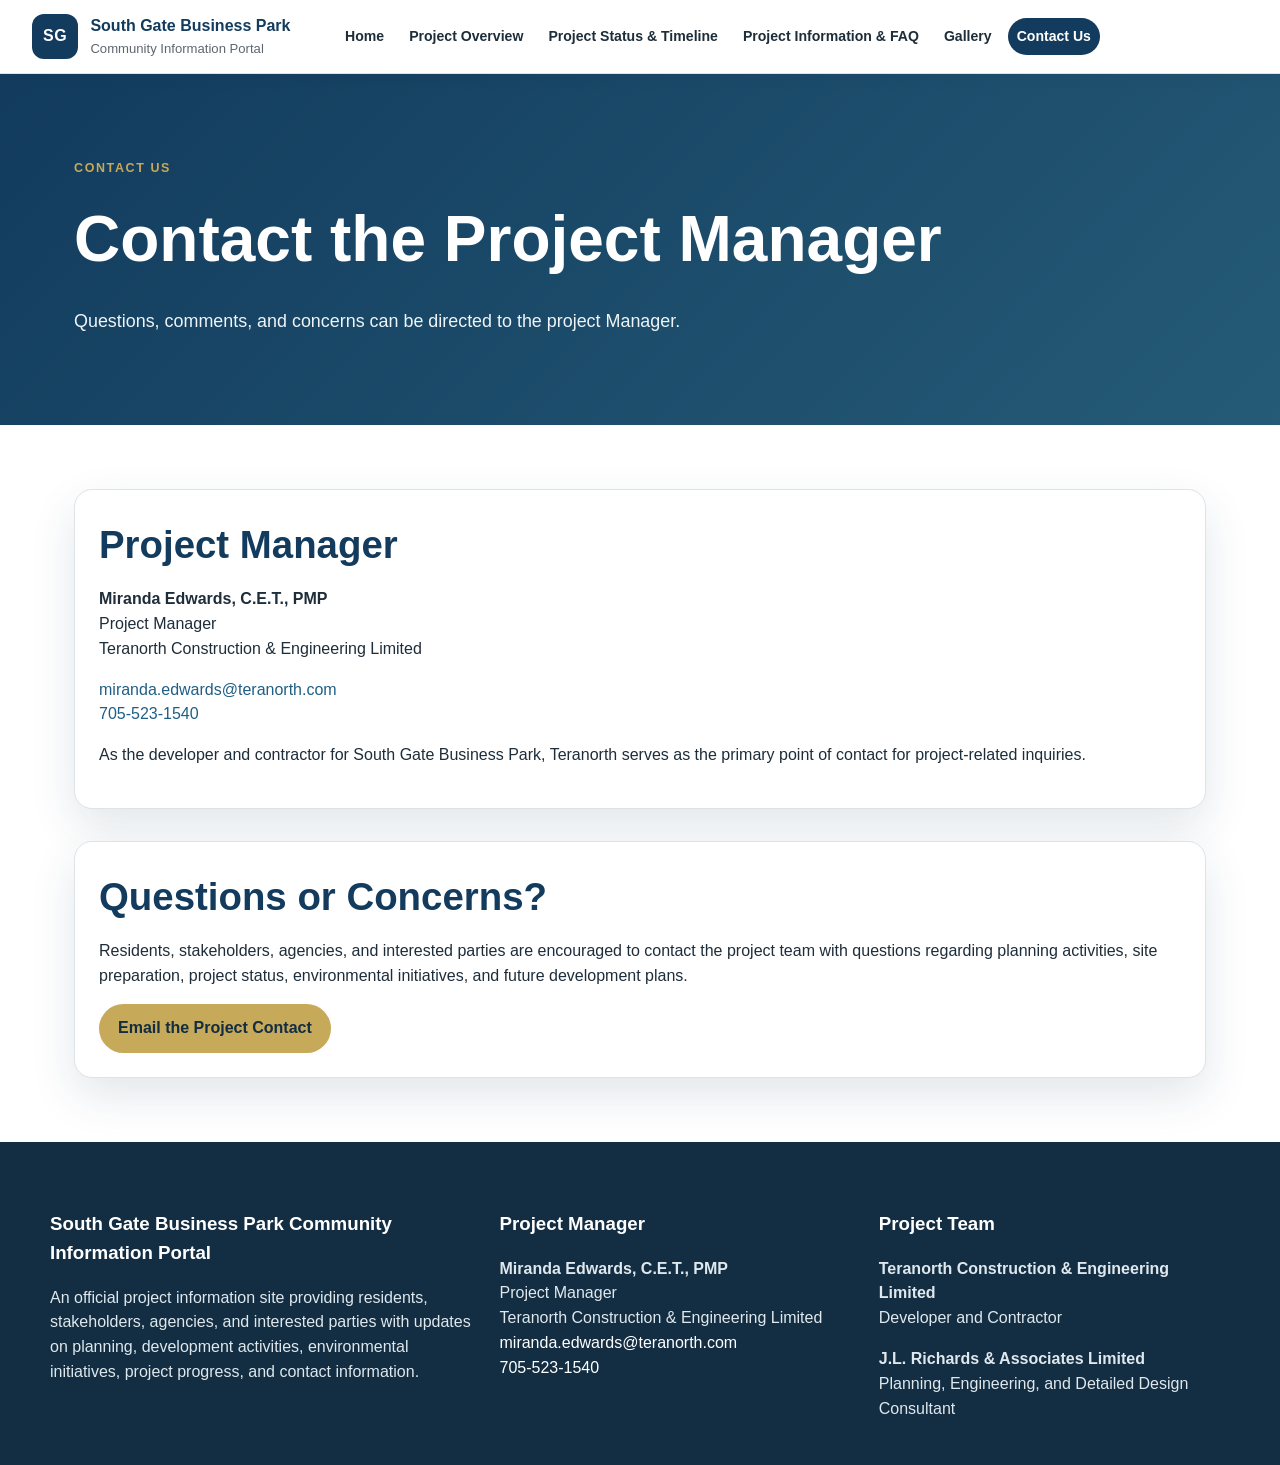
<file: contact.html>
<!doctype html>
<html lang="en-CA">
<head>
  <meta charset="utf-8">
  <meta name="viewport" content="width=device-width, initial-scale=1">
  <title>Contact Us | South Gate Business Park</title>
  <meta name="description" content="South Gate Business Park Community Information Portal">
  <link rel="stylesheet" href="styles.css">
</head>
<body>
<header class="topbar">
  <a class="brand" href="index.html" aria-label="South Gate Business Park Home">
    <span class="brand-mark">SG</span>
    <span><span class="brand-name">South Gate Business Park</span><span class="brand-tag">Community Information Portal</span></span>
  </a>
  <button class="menu-button" aria-label="Open navigation" aria-expanded="false">Menu</button>
  <nav class="site-nav" aria-label="Main navigation">
    <a href="index.html">Home</a>
    <a href="project-overview.html">Project Overview</a>
    <a href="timeline.html">Project Status &amp; Timeline</a>
    <a href="project-information-faq.html">Project Information &amp; FAQ</a>
    <a href="gallery.html">Gallery</a>
    <a href="contact.html">Contact Us</a>
  </nav>
</header>
<main>
<section class="page-hero"><div class="container"><p class="eyebrow">Contact Us</p><h1>Contact the Project Manager</h1><p>Questions, comments, and concerns can be directed to the project Manager.</p></div></section><section class="section"><div class="container contact-grid"><div class="card wide"><h2>Project Manager</h2><p><strong>Miranda Edwards, C.E.T., PMP</strong><br>Project Manager<br>Teranorth Construction &amp; Engineering Limited</p><p><a href="mailto:miranda.edwards@teranorth.com">miranda.edwards@teranorth.com</a><br><a href="tel:17055231540">705-523-1540</a></p><p>As the developer and contractor for South Gate Business Park, Teranorth serves as the primary point of contact for project-related inquiries.</p></div><div class="card wide"><h2>Questions or Concerns?</h2><p>Residents, stakeholders, agencies, and interested parties are encouraged to contact the project team with questions regarding planning activities, site preparation, project status, environmental initiatives, and future development plans.</p><a class="button primary" href="mailto:miranda.edwards@teranorth.com?subject=South%20Gate%20Business%20Park%20Inquiry&body=Name:%0D%0AAddress:%0D%0APhone:%0D%0AEmail:%0D%0AQuestion%20or%20Concern:%0D%0A">Email the Project Contact</a></div></div></section>
</main>
<footer class="footer">
  <div class="footer-grid">
    <div>
      <h3>South Gate Business Park Community Information Portal</h3>
      <p>An official project information site providing residents, stakeholders, agencies, and interested parties with updates on planning, development activities, environmental initiatives, project progress, and contact information.</p>
    </div>
    <div>
      <h3>Project Manager</h3>
      <p><strong>Miranda Edwards, C.E.T., PMP</strong><br>Project Manager<br>Teranorth Construction &amp; Engineering Limited<br><a href="mailto:miranda.edwards@teranorth.com">miranda.edwards@teranorth.com</a><br><a href="tel:17055231540">705-523-1540</a></p>
    </div>
    <div>
      <h3>Project Team</h3>
      <p><strong>Teranorth Construction &amp; Engineering Limited</strong><br>Developer and Contractor</p>
      <p><strong>J.L. Richards &amp; Associates Limited</strong><br>Planning, Engineering, and Detailed Design Consultant</p>
    </div>
  </div>
</footer>
<script src="main.js"></script>
</body>
</html>
</file>
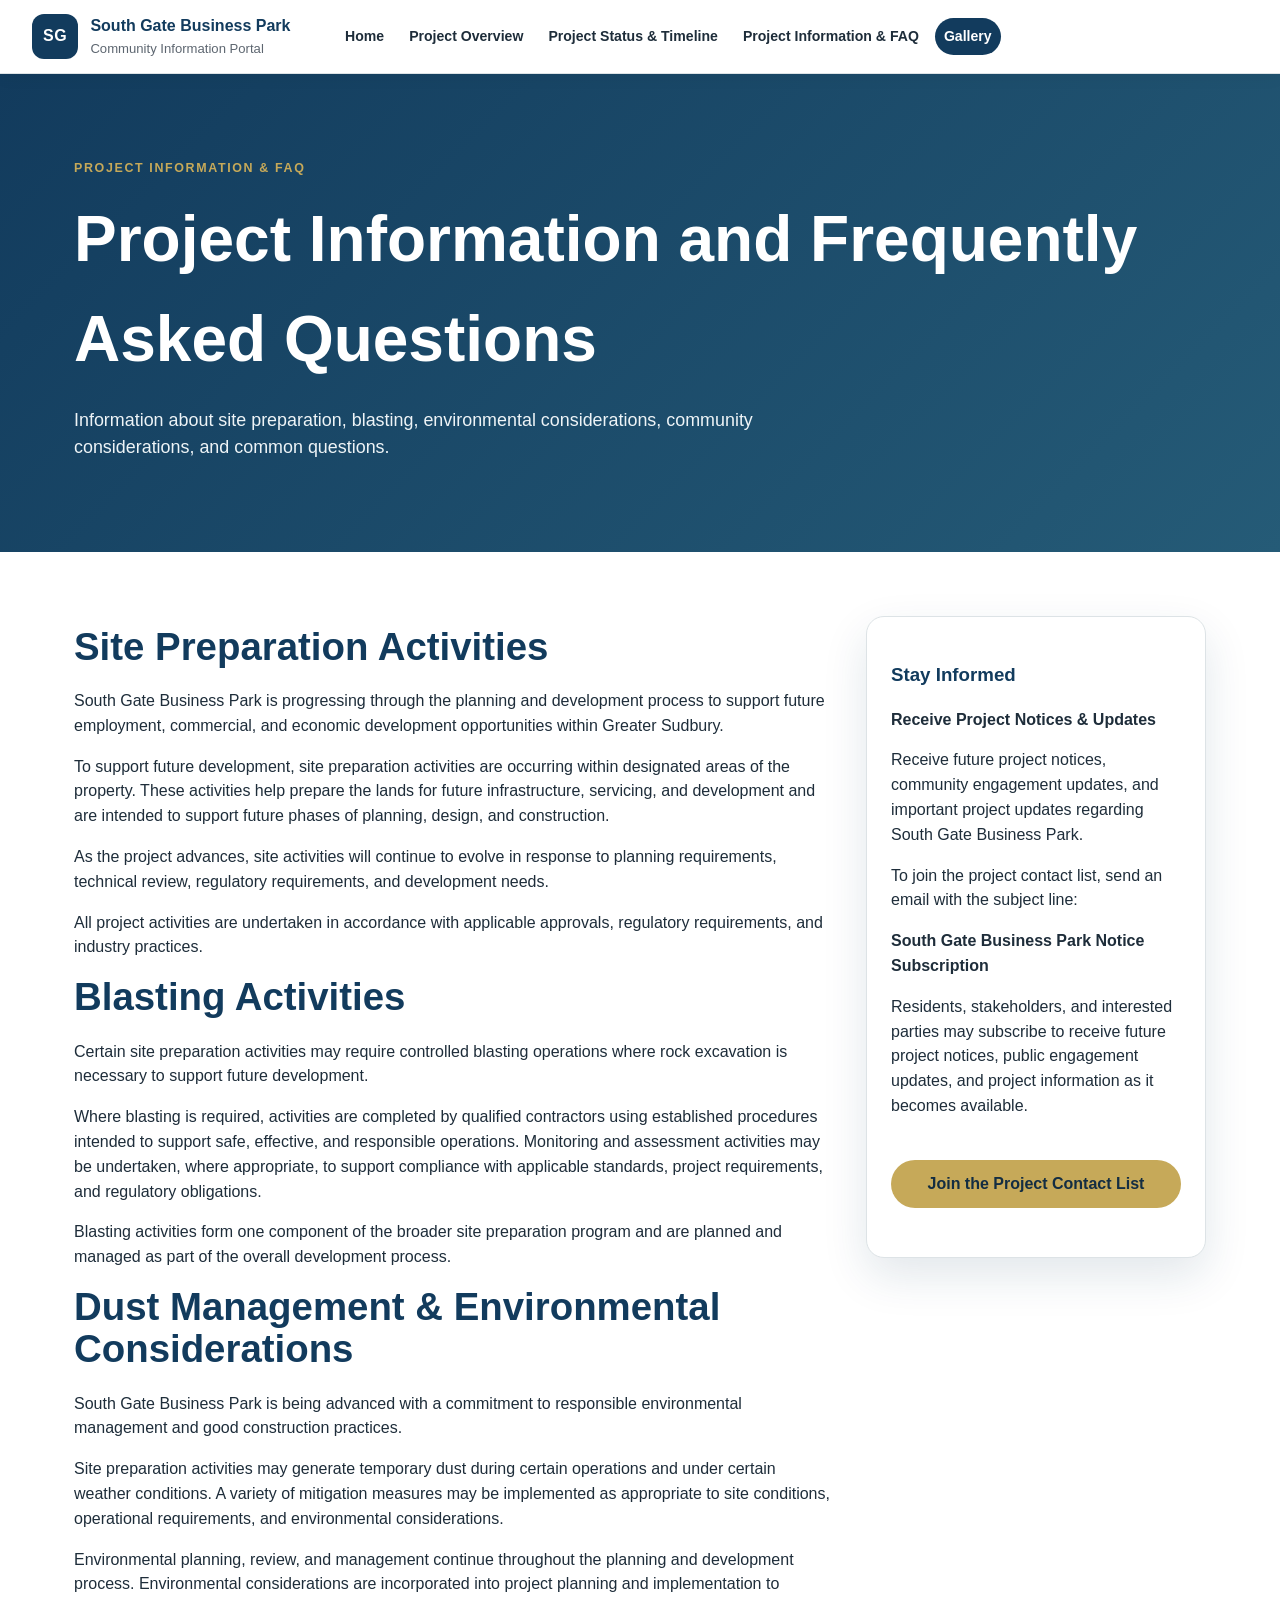
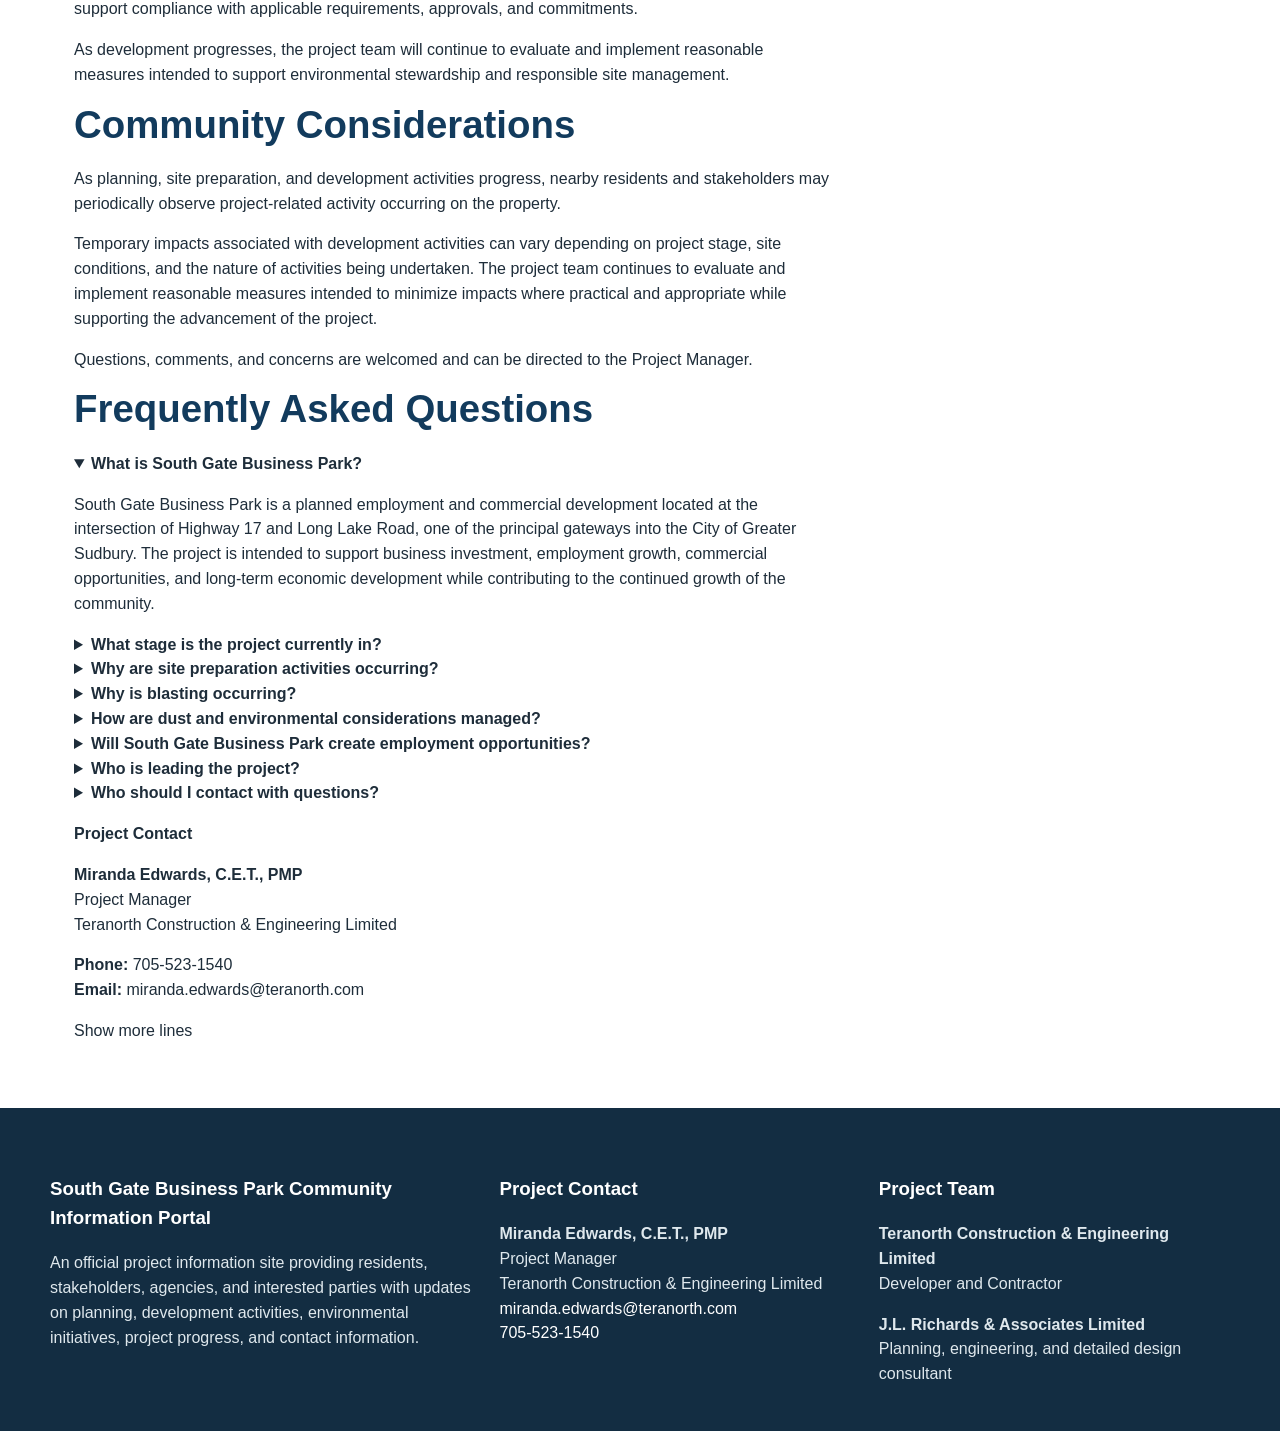
<file: project-information-faq.html>
<!doctype html>
<html lang="en-CA">
<head>
  <meta charset="utf-8">
  <meta name="viewport" content="width=device-width, initial-scale=1">
  <title>Project Information & FAQ | South Gate Business Park</title>
  <meta name="description" content="South Gate Business Park Community Information Portal">
  <link rel="stylesheet" href="styles.css">
</head>
<body>
<header class="topbar">
  <a class="brand" href="index.html" aria-label="South Gate Business Park Home">
    <span class="brand-mark">SG</span>
    <span><span class="brand-name">South Gate Business Park</span><span class="brand-tag">Community Information Portal</span></span>
  </a>
  <button class="menu-button" aria-label="Open navigation" aria-expanded="false">Menu</button>
  <nav class="site-nav" aria-label="Main navigation">
    <a href="index.html">Home</a>
    <a href="project-overview.html">Project Overview</a>
    <a href="timeline.html">Project Status &amp; Timeline</a>
    <a href="project-information-faq.html">Project Information &amp; FAQ</a>
    <a href="gallery.html">Gallery</a>
  </nav>
</header>
<main>
<section class="page-hero"><div class="container"><p class="eyebrow">Project Information & FAQ</p><h1>Project Information and Frequently Asked Questions</h1><p>Information about site preparation, blasting, environmental considerations, community considerations, and common questions.</p></div></section><section class="section"><div class="container content-grid"><article><h2>Site Preparation Activities</h2><p>South Gate Business Park is progressing through the planning and development process to support future employment, commercial, and economic development opportunities within Greater Sudbury.</p><p>To support future development, site preparation activities are occurring within designated areas of the property. These activities help prepare the lands for future infrastructure, servicing, and development and are intended to support future phases of planning, design, and construction.</p><p>As the project advances, site activities will continue to evolve in response to planning requirements, technical review, regulatory requirements, and development needs.</p><p>All project activities are undertaken in accordance with applicable approvals, regulatory requirements, and industry practices.</p><h2>Blasting Activities</h2><p>Certain site preparation activities may require controlled blasting operations where rock excavation is necessary to support future development.</p><p>Where blasting is required, activities are completed by qualified contractors using established procedures intended to support safe, effective, and responsible operations. Monitoring and assessment activities may be undertaken, where appropriate, to support compliance with applicable standards, project requirements, and regulatory obligations.</p><p>Blasting activities form one component of the broader site preparation program and are planned and managed as part of the overall development process.</p><h2>Dust Management &amp; Environmental Considerations</h2><p>South Gate Business Park is being advanced with a commitment to responsible environmental management and good construction practices.</p><p>Site preparation activities may generate temporary dust during certain operations and under certain weather conditions. A variety of mitigation measures may be implemented as appropriate to site conditions, operational requirements, and environmental considerations.</p><p>Environmental planning, review, and management continue throughout the planning and development process. Environmental considerations are incorporated into project planning and implementation to support compliance with applicable requirements, approvals, and commitments.</p><p>As development progresses, the project team will continue to evaluate and implement reasonable measures intended to support environmental stewardship and responsible site management.</p><h2>Community Considerations</h2><p>As planning, site preparation, and development activities progress, nearby residents and stakeholders may periodically observe project-related activity occurring on the property.</p><p>Temporary impacts associated with development activities can vary depending on project stage, site conditions, and the nature of activities being undertaken. The project team continues to evaluate and implement reasonable measures intended to minimize impacts where practical and appropriate while supporting the advancement of the project.</p><p>Questions, comments, and concerns are welcomed and can be directed to the Project Manager.</p><h2>Frequently Asked Questions</h2><details open><summary><strong>What is South Gate Business Park?</strong></summary><p>South Gate Business Park is a planned employment and commercial development located at the intersection of Highway 17 and Long Lake Road, one of the principal gateways into the City of Greater Sudbury. The project is intended to support business investment, employment growth, commercial opportunities, and long-term economic development while contributing to the continued growth of the community.</p></details><details><summary><strong>What stage is the project currently in?</strong></summary><p>South Gate Business Park is currently advancing through planning review, technical review, and site preparation activities that support future development. Please refer to the Project Status &amp; Timeline page for current milestones.</p></details><details><summary><strong>Why are site preparation activities occurring?</strong></summary><p>Site preparation activities support future planning, infrastructure, servicing, and development requirements. These activities represent an important step in preparing the lands for future development and investment opportunities.</p></details><details><summary><strong>Why is blasting occurring?</strong></summary><p>Blasting may be required where rock excavation is necessary to support future development activities. Where blasting is undertaken, it is completed using established procedures and practices intended to support safe and responsible operations.</p></details><details><summary><strong>How are dust and environmental considerations managed?</strong></summary><p>Environmental considerations are incorporated throughout the planning, review, design, and development process. Dust management, environmental review, and site management activities are undertaken as appropriate to support compliance with applicable approvals, requirements, and project commitments.</p></details><details><summary><strong>Will South Gate Business Park create employment opportunities?</strong></summary><p>The long-term vision for South Gate Business Park is to create a high-quality employment and commercial destination that supports business investment, employment growth, and economic development within Greater Sudbury.</p></details><details><summary><strong>Who is leading the project?</strong></summary><p>South Gate Business Park is being advanced by Teranorth Construction &amp; Engineering Limited, serving as both the developer and contractor for the project. J.L. Richards &amp; Associates Limited is providing planning, engineering, and detailed design consulting services in support of the project.</p></details><details><summary><strong>Who should I contact with questions?</strong><p><strong>Project Contact</strong></p>
<p>
<strong>Miranda Edwards, C.E.T., PMP</strong><br>
Project Manager<br>
Teranorth Construction &amp; Engineering Limited
</p>
<p>
<strong>Phone:</strong> 705-523-1540<br>
<strong>Email:</strong> miranda.edwards@teranorth.com
</p>
Show more lines</details></article><aside class="sidebar card">
<h3>Stay Informed</h3>
<p><strong>Receive Project Notices & Updates</strong></p>
  
<p>
Receive future project notices, community engagement updates, and important project updates regarding South Gate Business Park.
</p>
  
<p>
To join the project contact list, send an email with the subject line:
</p>
  
<p>
<strong>South Gate Business Park Notice Subscription</strong>
</p>

<p>
Residents, stakeholders, and interested parties may subscribe to receive future project notices, public engagement updates, and project information as it becomes available.
</p>
 
<a class="button primary full"
href="mailto:miranda.edwards@teranorth.com?subject=South%20Gate%20Business% Notice Subscription">
Join the Project Contact List
</a>
 
</aside>
</main>
<footer class="footer">
  <div class="footer-grid">
    <div>
      <h3>South Gate Business Park Community Information Portal</h3>
      <p>An official project information site providing residents, stakeholders, agencies, and interested parties with updates on planning, development activities, environmental initiatives, project progress, and contact information.</p>
    </div>
    <div>
      <h3>Project Contact</h3>
      <p><strong>Miranda Edwards, C.E.T., PMP</strong><br>Project Manager<br>Teranorth Construction &amp; Engineering Limited<br><a href="mailto:miranda.edwards@teranorth.com">miranda.edwards@teranorth.com</a><br><a href="tel:17055231540">705-523-1540</a></p>
    </div>
    <div>
      <h3>Project Team</h3>
      <p><strong>Teranorth Construction &amp; Engineering Limited</strong><br>Developer and Contractor</p>
      <p><strong>J.L. Richards &amp; Associates Limited</strong><br>Planning, engineering, and detailed design consultant</p>
    </div>
  </div>
</footer>
<script src="main.js"></script>
</body>
</html>
</file>
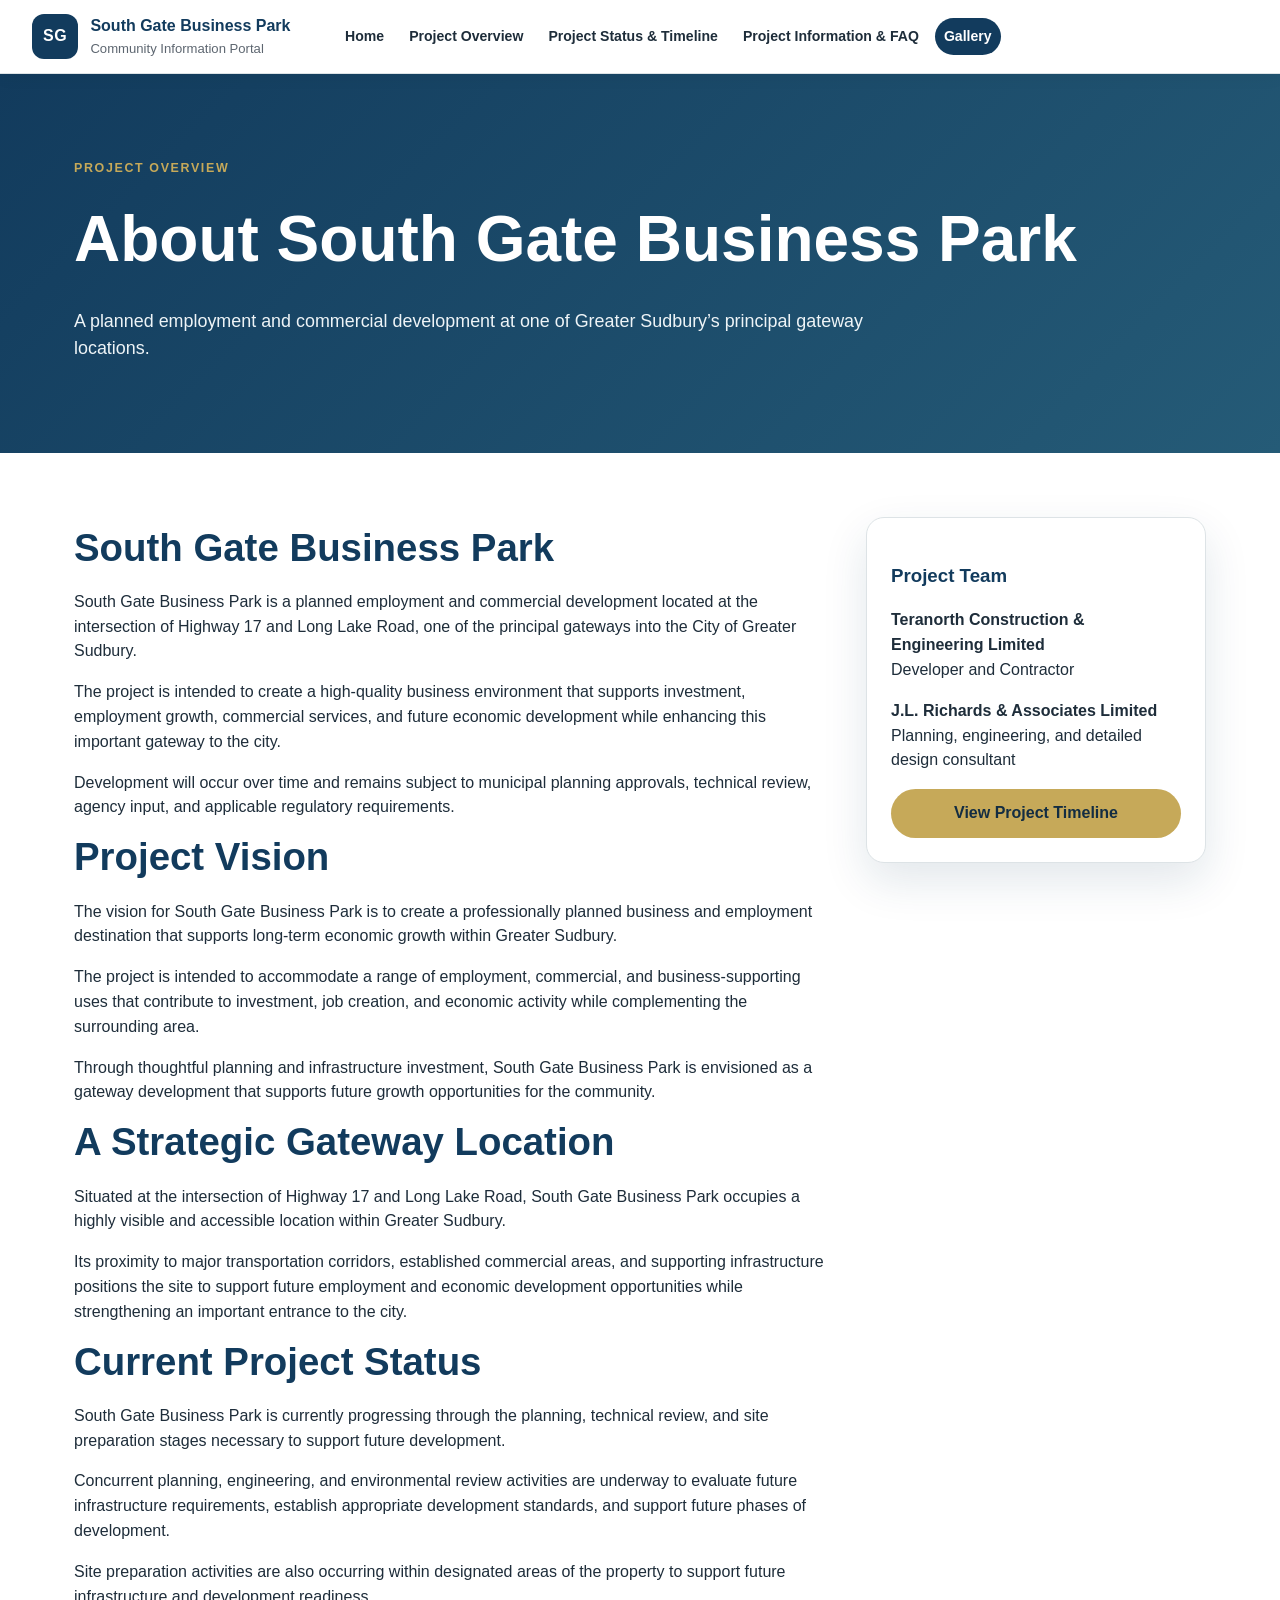
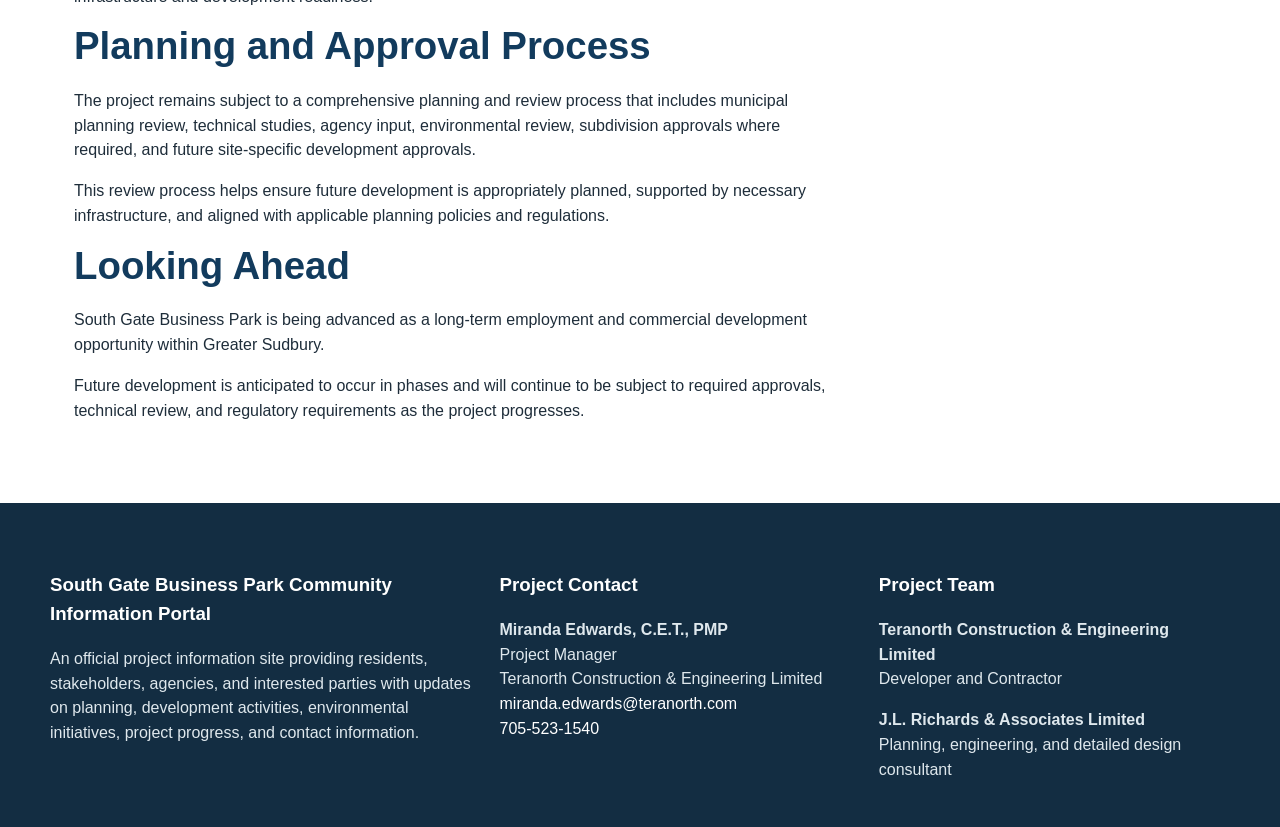
<file: project-overview.html>
<!doctype html>
<html lang="en-CA">
<head>
  <meta charset="utf-8">
  <meta name="viewport" content="width=device-width, initial-scale=1">
  <title>Project Overview | South Gate Business Park</title>
  <meta name="description" content="South Gate Business Park Community Information Portal">
  <link rel="stylesheet" href="styles.css">
</head>
<body>
<header class="topbar">
  <a class="brand" href="index.html" aria-label="South Gate Business Park Home">
    <span class="brand-mark">SG</span>
    <span><span class="brand-name">South Gate Business Park</span><span class="brand-tag">Community Information Portal</span></span>
  </a>
  <button class="menu-button" aria-label="Open navigation" aria-expanded="false">Menu</button>
  <nav class="site-nav" aria-label="Main navigation">
    <a href="index.html">Home</a>
    <a href="project-overview.html">Project Overview</a>
    <a href="timeline.html">Project Status &amp; Timeline</a>
    <a href="project-information-faq.html">Project Information &amp; FAQ</a>
    <a href="gallery.html">Gallery</a>
  </nav>
</header>
<main>
<section class="page-hero"><div class="container"><p class="eyebrow">Project Overview</p><h1>About South Gate Business Park</h1><p>A planned employment and commercial development at one of Greater Sudbury’s principal gateway locations.</p></div></section><section class="section"><div class="container content-grid"><article><h2>South Gate Business Park</h2><p>South Gate Business Park is a planned employment and commercial development located at the intersection of Highway 17 and Long Lake Road, one of the principal gateways into the City of Greater Sudbury.</p><p>The project is intended to create a high-quality business environment that supports investment, employment growth, commercial services, and future economic development while enhancing this important gateway to the city.</p><p>Development will occur over time and remains subject to municipal planning approvals, technical review, agency input, and applicable regulatory requirements.</p><h2>Project Vision</h2><p>The vision for South Gate Business Park is to create a professionally planned business and employment destination that supports long-term economic growth within Greater Sudbury.</p><p>The project is intended to accommodate a range of employment, commercial, and business-supporting uses that contribute to investment, job creation, and economic activity while complementing the surrounding area.</p><p>Through thoughtful planning and infrastructure investment, South Gate Business Park is envisioned as a gateway development that supports future growth opportunities for the community.</p><h2>A Strategic Gateway Location</h2><p>Situated at the intersection of Highway 17 and Long Lake Road, South Gate Business Park occupies a highly visible and accessible location within Greater Sudbury.</p><p>Its proximity to major transportation corridors, established commercial areas, and supporting infrastructure positions the site to support future employment and economic development opportunities while strengthening an important entrance to the city.</p><h2>Current Project Status</h2><p>South Gate Business Park is currently progressing through the planning, technical review, and site preparation stages necessary to support future development.</p><p>Concurrent planning, engineering, and environmental review activities are underway to evaluate future infrastructure requirements, establish appropriate development standards, and support future phases of development.</p><p>Site preparation activities are also occurring within designated areas of the property to support future infrastructure and development readiness.</p><h2>Planning and Approval Process</h2><p>The project remains subject to a comprehensive planning and review process that includes municipal planning review, technical studies, agency input, environmental review, subdivision approvals where required, and future site-specific development approvals.</p><p>This review process helps ensure future development is appropriately planned, supported by necessary infrastructure, and aligned with applicable planning policies and regulations.</p><h2>Looking Ahead</h2><p>South Gate Business Park is being advanced as a long-term employment and commercial development opportunity within Greater Sudbury.</p><p>Future development is anticipated to occur in phases and will continue to be subject to required approvals, technical review, and regulatory requirements as the project progresses.</p></article><aside class="sidebar card"><h3>Project Team</h3><p><strong>Teranorth Construction &amp; Engineering Limited</strong><br>Developer and Contractor</p><p><strong>J.L. Richards &amp; Associates Limited</strong><br>Planning, engineering, and detailed design consultant</p><a class="button primary full" href="timeline.html">View Project Timeline</a></aside></div></section>
</main>
<footer class="footer">
  <div class="footer-grid">
    <div>
      <h3>South Gate Business Park Community Information Portal</h3>
      <p>An official project information site providing residents, stakeholders, agencies, and interested parties with updates on planning, development activities, environmental initiatives, project progress, and contact information.</p>
    </div>
    <div>
      <h3>Project Contact</h3>
      <p><strong>Miranda Edwards, C.E.T., PMP</strong><br>Project Manager<br>Teranorth Construction &amp; Engineering Limited<br><a href="mailto:miranda.edwards@teranorth.com">miranda.edwards@teranorth.com</a><br><a href="tel:17055231540">705-523-1540</a></p>
    </div>
    <div>
      <h3>Project Team</h3>
      <p><strong>Teranorth Construction &amp; Engineering Limited</strong><br>Developer and Contractor</p>
      <p><strong>J.L. Richards &amp; Associates Limited</strong><br>Planning, engineering, and detailed design consultant</p>
    </div>
  </div>
</footer>
<script src="main.js"></script>
</body>
</html>
</file>
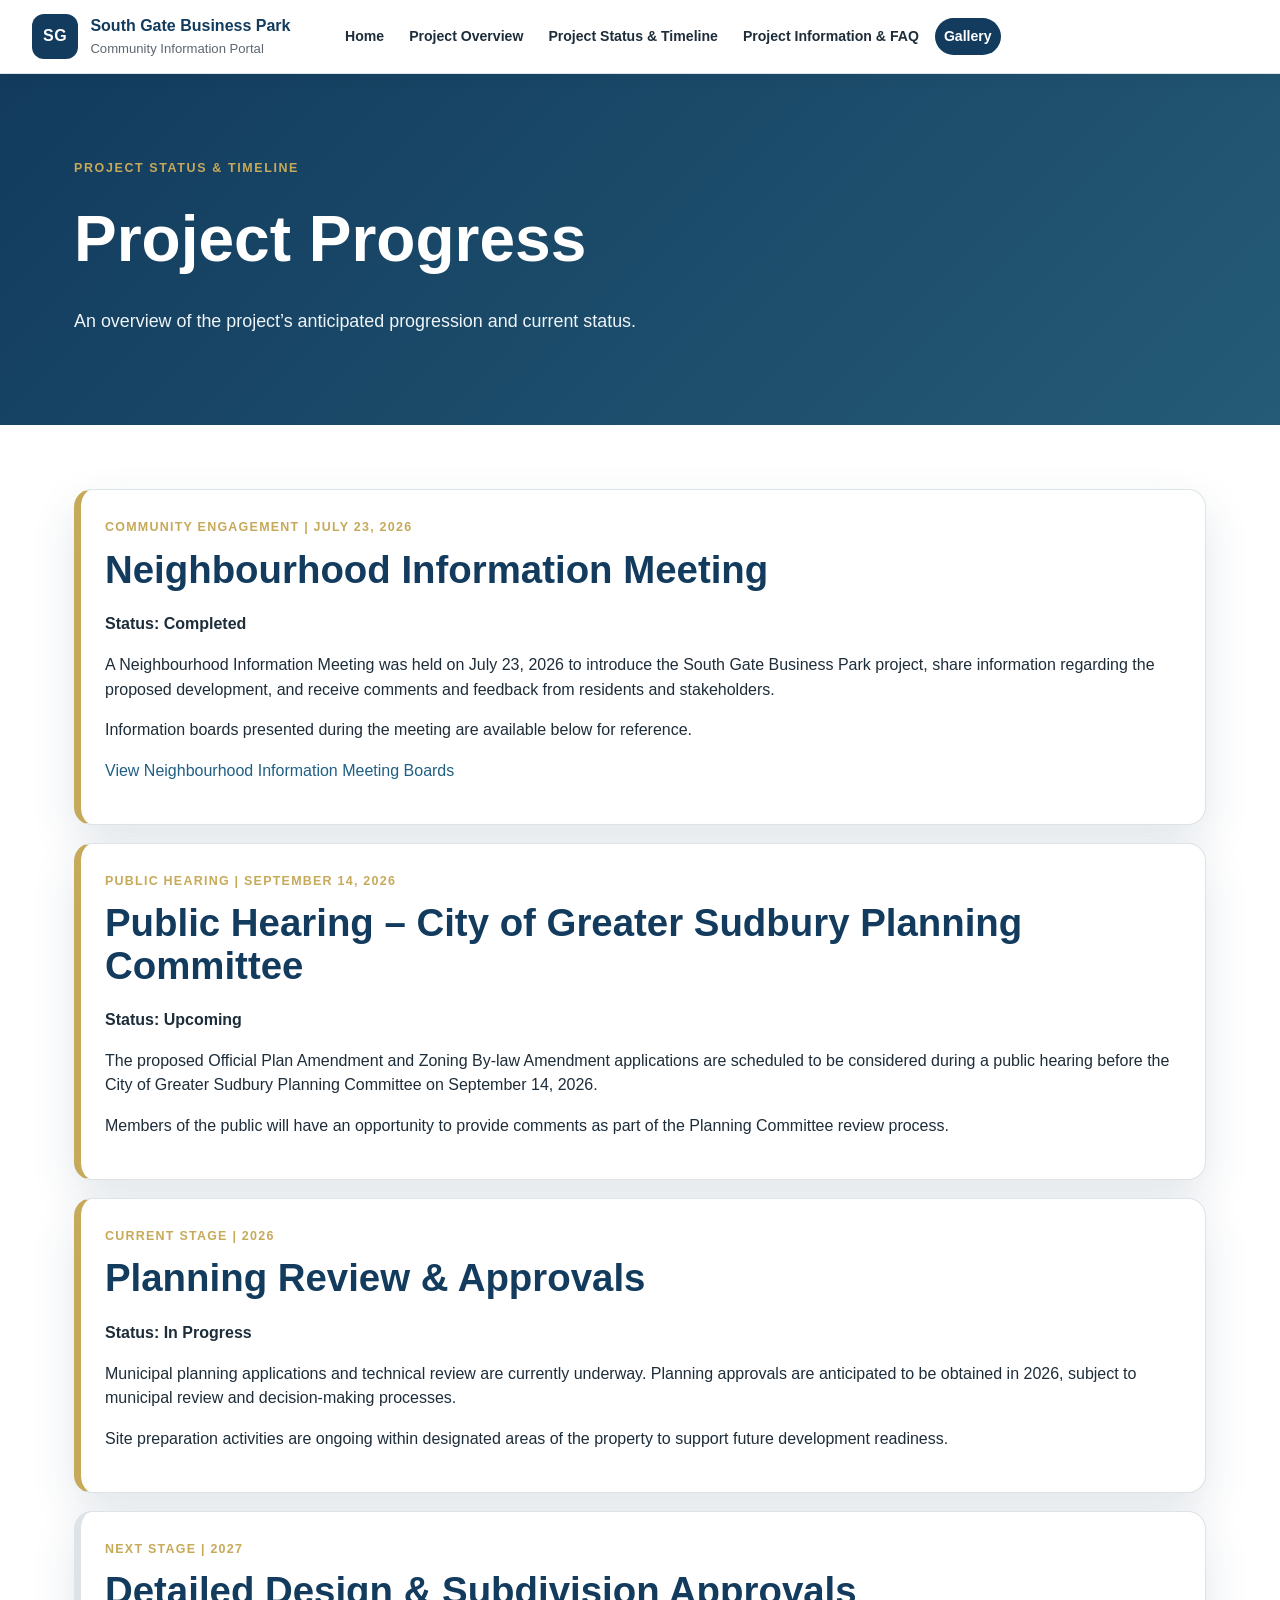
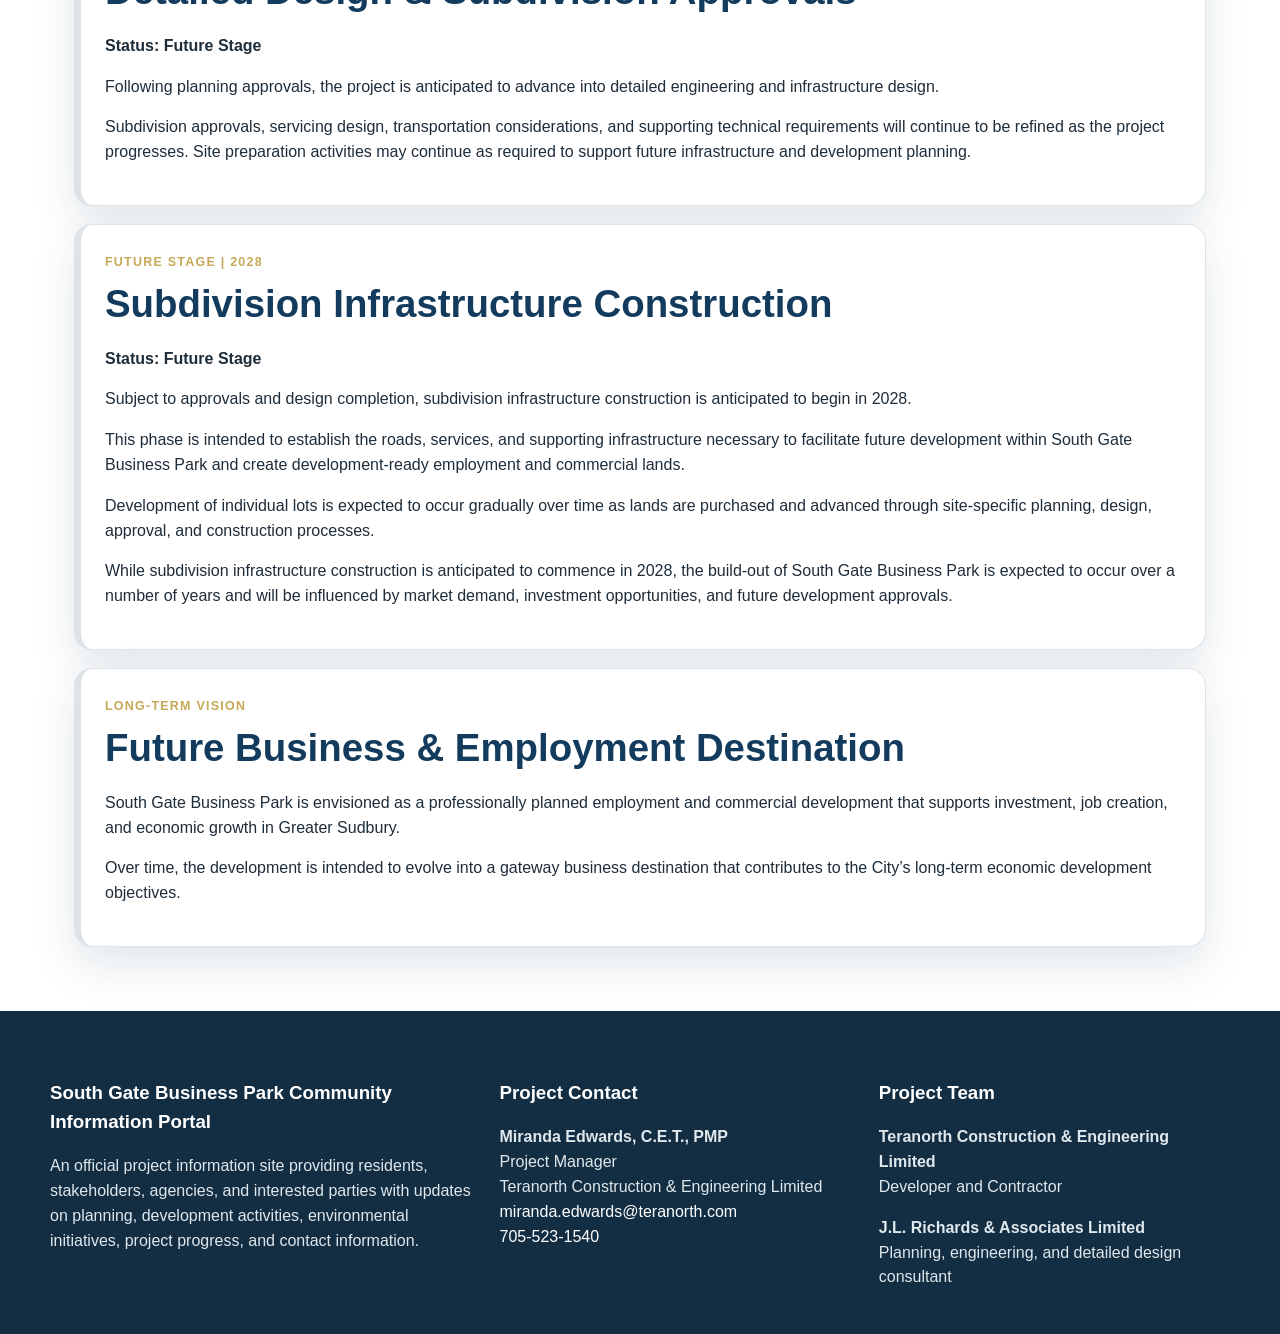
<file: timeline.html>
<!doctype html>
<html lang="en-CA">
<head>
  <meta charset="utf-8">
  <meta name="viewport" content="width=device-width, initial-scale=1">
  <title>Project Status & Timeline | South Gate Business Park</title>
  <meta name="description" content="South Gate Business Park Community Information Portal">
  <link rel="stylesheet" href="styles.css">
</head>
<body>
<header class="topbar">
  <a class="brand" href="index.html" aria-label="South Gate Business Park Home">
    <span class="brand-mark">SG</span>
    <span><span class="brand-name">South Gate Business Park</span><span class="brand-tag">Community Information Portal</span></span>
  </a>
  <button class="menu-button" aria-label="Open navigation" aria-expanded="false">Menu</button>
  <nav class="site-nav" aria-label="Main navigation">
    <a href="index.html">Home</a>
    <a href="project-overview.html">Project Overview</a>
    <a href="timeline.html">Project Status &amp; Timeline</a>
    <a href="project-information-faq.html">Project Information &amp; FAQ</a>
    <a href="gallery.html">Gallery</a>
  </nav>
</header>
<main>
<section class="page-hero">
<div class="container">
<p class="eyebrow">Project Status &amp; Timeline</p>
<h1>Project Progress</h1>
<p>An overview of the project’s anticipated progression and current status.</p>
</div>
</section>
<section class="section">
<div class="container">
<div class="timeline">
<div class="timeline-item current">
<span>Community Engagement | July 23, 2026</span>
<h2>Neighbourhood Information Meeting</h2>
<p><strong>Status: Completed</strong></p>
<p>
A Neighbourhood Information Meeting was held on July 23, 2026 to introduce the South Gate Business Park project, share information regarding the proposed development, and receive comments and feedback from residents and stakeholders.
</p>
<p>
Information boards presented during the meeting are available below for reference.
</p>
<p>
<a href="Neighbourhood Meeting_Boards.pdf">
View Neighbourhood Information Meeting Boards
</a>
</p>
</p>
</div>
<div class="timeline-item current">
<span>Public Hearing | September 14, 2026</span>
<h2>Public Hearing – City of Greater Sudbury Planning Committee</h2>
<p><strong>Status: Upcoming</strong></p>
<p>
The proposed Official Plan Amendment and Zoning By-law Amendment applications are scheduled to be considered during a public hearing before the City of Greater Sudbury Planning Committee on September 14, 2026.
</p>
<p>
Members of the public will have an opportunity to provide comments as part of the Planning Committee review process.
</p>
</div>
<div class="timeline-item current">
<span>Current Stage | 2026</span>
<h2>Planning Review &amp; Approvals</h2>
<p><strong>Status: In Progress</strong></p>
<p>
Municipal planning applications and technical review are currently underway. Planning approvals are anticipated to be obtained in 2026, subject to municipal review and decision-making processes.
</p>
<p>
Site preparation activities are ongoing within designated areas of the property to support future development readiness.
</p>
</div>
<div class="timeline-item">
<span>Next Stage | 2027</span>
<h2>Detailed Design &amp; Subdivision Approvals</h2>
<p><strong>Status: Future Stage</strong></p>
<p>
Following planning approvals, the project is anticipated to advance into detailed engineering and infrastructure design.
</p>
<p>
Subdivision approvals, servicing design, transportation considerations, and supporting technical requirements will continue to be refined as the project progresses. Site preparation activities may continue as required to support future infrastructure and development planning.
</p>
</div>
<div class="timeline-item">
<span>Future Stage | 2028</span>
<h2>Subdivision Infrastructure Construction</h2>
<p><strong>Status: Future Stage</strong></p>
<p>
Subject to approvals and design completion, subdivision infrastructure construction is anticipated to begin in 2028.
</p>
<p>
This phase is intended to establish the roads, services, and supporting infrastructure necessary to facilitate future development within South Gate Business Park and create development-ready employment and commercial lands.
</p>
<p>
Development of individual lots is expected to occur gradually over time as lands are purchased and advanced through site-specific planning, design, approval, and construction processes.
</p>
<p>
While subdivision infrastructure construction is anticipated to commence in 2028, the build-out of South Gate Business Park is expected to occur over a number of years and will be influenced by market demand, investment opportunities, and future development approvals.
</p>
</div>
<div class="timeline-item">
<span>Long-Term Vision</span>
<h2>Future Business &amp; Employment Destination</h2>
<p>
South Gate Business Park is envisioned as a professionally planned employment and commercial development that supports investment, job creation, and economic growth in Greater Sudbury.
</p>
<p>
Over time, the development is intended to evolve into a gateway business destination that contributes to the City’s long-term economic development objectives.
</p>
</div>
</div>
</div>
</section>
</main>
<footer class="footer">
  <div class="footer-grid">
    <div>
      <h3>South Gate Business Park Community Information Portal</h3>
      <p>An official project information site providing residents, stakeholders, agencies, and interested parties with updates on planning, development activities, environmental initiatives, project progress, and contact information.</p>
    </div>
    <div>
      <h3>Project Contact</h3>
      <p><strong>Miranda Edwards, C.E.T., PMP</strong><br>Project Manager<br>Teranorth Construction &amp; Engineering Limited<br><a href="mailto:miranda.edwards@teranorth.com">miranda.edwards@teranorth.com</a><br><a href="tel:17055231540">705-523-1540</a></p>
    </div>
    <div>
      <h3>Project Team</h3>
      <p><strong>Teranorth Construction &amp; Engineering Limited</strong><br>Developer and Contractor</p>
      <p><strong>J.L. Richards &amp; Associates Limited</strong><br>Planning, engineering, and detailed design consultant</p>
    </div>
  </div>
</footer>
<script src="main.js"></script>
</body>
</html>
</file>
<file: styles.css>
:root{--navy:#123B5D;--blue:#1f5f85;--green:#526b44;--gold:#c6a959;--ink:#1e2d3a;--muted:#5d6670;--bg:#f6f7f5;--card:#fff;--line:#dde3e6;--shadow:0 18px 45px rgba(18,59,93,.12);--radius:18px}*{box-sizing:border-box}body{margin:0;font-family:"Segoe UI",Arial,sans-serif;color:var(--ink);line-height:1.55;background:white}a{color:var(--blue);text-decoration:none}a:hover{text-decoration:underline}.topbar{position:sticky;top:0;z-index:20;display:flex;align-items:center;gap:24px;padding:14px 32px;background:#fff;border-bottom:1px solid var(--line);box-shadow:0 2px 18px rgba(0,0,0,.05)}.brand{display:flex;align-items:center;gap:12px;min-width:280px;color:inherit;text-decoration:none}.brand:hover{text-decoration:none}.brand-mark{background:var(--navy);color:#fff;border-radius:12px;font-weight:800;letter-spacing:.04em;padding:10px 11px}.brand-name{display:block;font-weight:800;color:var(--navy)}.brand-tag{display:block;font-size:.82rem;color:var(--muted)}.site-nav{display:flex;gap:7px;align-items:center;flex-wrap:wrap}.site-nav a{color:var(--ink);font-weight:650;font-size:.88rem;padding:8px 9px;border-radius:999px}.site-nav a:hover{background:var(--bg);text-decoration:none}.site-nav a:last-child{background:var(--navy);color:#fff}.menu-button{display:none;margin-left:auto;background:var(--navy);color:#fff;border:0;border-radius:999px;padding:9px 14px;font-weight:800}.hero{position:relative;min-height:560px;background:linear-gradient(135deg,rgba(18,59,93,.92),rgba(30,45,58,.70)),url('../images/opt-image13.jpg'),url('../images/opt-image14.jpg');background-size:cover;background-position:center;display:flex;align-items:center}.hero-overlay{position:absolute;inset:0;background:linear-gradient(90deg,rgba(18,59,93,.92) 0%,rgba(18,59,93,.58) 52%,rgba(18,59,93,.12) 100%)}.hero-content{position:relative;max-width:960px;padding:82px 32px;margin-left:max(24px,calc((100vw - 1180px)/2));color:#fff}.eyebrow,.section-label{font-weight:900;letter-spacing:.13em;text-transform:uppercase;color:var(--gold);font-size:.78rem}.hero h1{font-size:clamp(3rem,8vw,6.3rem);line-height:.94;margin:.2em 0}.hero-lead{font-size:clamp(1.05rem,2vw,1.35rem);max-width:790px}.button-row{display:flex;gap:14px;flex-wrap:wrap;margin-top:28px}.button{display:inline-block;border-radius:999px;padding:12px 19px;font-weight:850}.button.primary{background:var(--gold);color:#132d42}.button.secondary,.button.ghost{border:2px solid rgba(255,255,255,.72);color:#fff}.button.full{display:block;text-align:center;color:#132d42}.button:hover{text-decoration:none;filter:brightness(.98)}.page-hero{background:linear-gradient(135deg,var(--navy),#255b77);color:#fff}.page-hero .container{padding:72px 24px}.page-hero h1{font-size:clamp(2.35rem,5vw,4.1rem);margin:.15em 0}.page-hero p:not(.eyebrow){max-width:790px;font-size:1.12rem;color:#eef4f7}.container{max-width:1180px;margin:0 auto;padding:0 24px}.section{padding:64px 0}.section.muted{background:var(--bg)}.intro{padding-top:56px}.two-col,.split,.content-grid,.contact-grid{display:grid;grid-template-columns:1.6fr .85fr;gap:32px;align-items:start}.content-grid{grid-template-columns:minmax(0,1fr) 340px}.contact-grid{grid-template-columns:repeat(2,minmax(0,1fr))}.contact-grid .wide{grid-column:1/-1}.card,.status-card,.quick-card,.news-card,.update-card,.notice,.callout,.timeline-item,.warning{background:var(--card);border:1px solid var(--line);border-radius:var(--radius);box-shadow:var(--shadow);padding:24px}.highlight-card{border-top:6px solid var(--gold)}h2{font-size:clamp(1.7rem,3vw,2.45rem);line-height:1.1;margin:.25em 0 .55em;color:var(--navy)}h3{color:var(--navy)}.quick-grid,.news-grid,.process-grid,.doc-grid,.gallery-grid{display:grid;grid-template-columns:repeat(3,minmax(0,1fr));gap:18px}.quick-card{color:inherit;display:block;transition:.18s}.quick-card:hover{transform:translateY(-2px);text-decoration:none}.quick-card span,.process-grid span{color:var(--gold);font-weight:950}.news-card .date,.update-card .date,.notice .date{color:var(--muted);font-weight:850;text-transform:uppercase;font-size:.78rem;letter-spacing:.08em}.check-list{padding:0;list-style:none}.check-list li{position:relative;padding-left:28px;margin:10px 0}.check-list li:before{content:'✓';position:absolute;left:0;color:var(--green);font-weight:950}.steps{padding-left:1.2rem}.steps li{margin:8px 0}.metric-list{padding:0;list-style:none}.metric-list li{border-bottom:1px solid var(--line);padding:14px 0}.metric-list strong{display:block;font-size:1.7rem;color:var(--navy)}.metric-list span{color:var(--muted)}.process-grid{grid-template-columns:repeat(4,minmax(0,1fr));margin-bottom:36px}.process-grid>div{background:#fff;border:1px solid var(--line);border-radius:var(--radius);padding:22px;box-shadow:var(--shadow)}.content-columns{display:grid;grid-template-columns:1fr 1fr;gap:32px}.notice-board{display:grid;gap:18px}.notice{display:flex;justify-content:space-between;gap:20px}.notice span{align-self:start;background:var(--navy);color:#fff;border-radius:999px;padding:6px 10px;font-weight:750;font-size:.8rem}.notice.active{border-left:7px solid var(--gold)}.article-list{display:grid;gap:20px}.timeline{display:grid;gap:18px;position:relative}.timeline-item{border-left:7px solid var(--line)}.timeline-item.current{border-left-color:var(--gold)}.timeline-item span{color:var(--gold);font-weight:900;text-transform:uppercase;letter-spacing:.1em;font-size:.78rem}.gallery-card{margin:0;background:#fff;border:1px solid var(--line);border-radius:var(--radius);overflow:hidden;box-shadow:var(--shadow)}.gallery-card img{display:block;width:100%;height:230px;object-fit:cover}.gallery-card figcaption{padding:12px 15px;font-weight:700;color:var(--navy)}.gallery-preview .container{display:grid;grid-template-columns:1fr 1fr;gap:30px;align-items:center}.preview-images{display:grid;grid-template-columns:1fr 1fr;gap:14px}.preview-images img{width:100%;height:230px;object-fit:cover;border-radius:18px;box-shadow:var(--shadow)}.faq-list{max-width:900px}.faq-list details{border:1px solid var(--line);border-radius:14px;padding:18px 20px;margin:12px 0;background:#fff}.faq-list summary{font-weight:850;color:var(--navy);cursor:pointer}.doc-grid{grid-template-columns:repeat(2,minmax(0,1fr))}.doc-grid a{background:#fff;border:1px solid var(--line);border-radius:12px;padding:16px;font-weight:800}.form-placeholder{border:2px dashed #c5cdd1;background:#f9faf9;border-radius:16px;padding:24px;margin:18px 0}.warning{border-left:7px solid #d98b39;background:#fff9f1}.footer{background:#132d42;color:#dfe8ed;padding:48px 32px 28px}.footer a{color:#fff}.footer-grid{max-width:1180px;margin:0 auto;display:grid;grid-template-columns:1.2fr 1fr 1fr;gap:28px}.footer h3{color:#fff}.footer-bottom{max-width:1180px;margin:28px auto 0;color:#aabdc8;font-size:.9rem;display:flex;justify-content:space-between;gap:20px;border-top:1px solid rgba(255,255,255,.15);padding-top:18px}code{background:#eef2f4;padding:.1em .35em;border-radius:6px}.callout{margin-top:30px}
@media(max-width:1000px){.topbar{align-items:flex-start;flex-wrap:wrap}.menu-button{display:block}.site-nav{display:none;width:100%;flex-direction:column;align-items:stretch}.site-nav.open{display:flex}.site-nav a{border-radius:10px}.two-col,.split,.content-grid,.contact-grid,.content-columns,.gallery-preview .container{grid-template-columns:1fr}.quick-grid,.news-grid,.process-grid,.doc-grid,.gallery-grid{grid-template-columns:1fr}.footer-grid{grid-template-columns:1fr}.footer-bottom{flex-direction:column}.brand{min-width:0}.topbar{padding:12px 18px}.hero{min-height:520px}.hero-content{padding:62px 24px;margin-left:0}.preview-images{grid-template-columns:1fr}.hero h1{font-size:3.25rem}}
</file>
